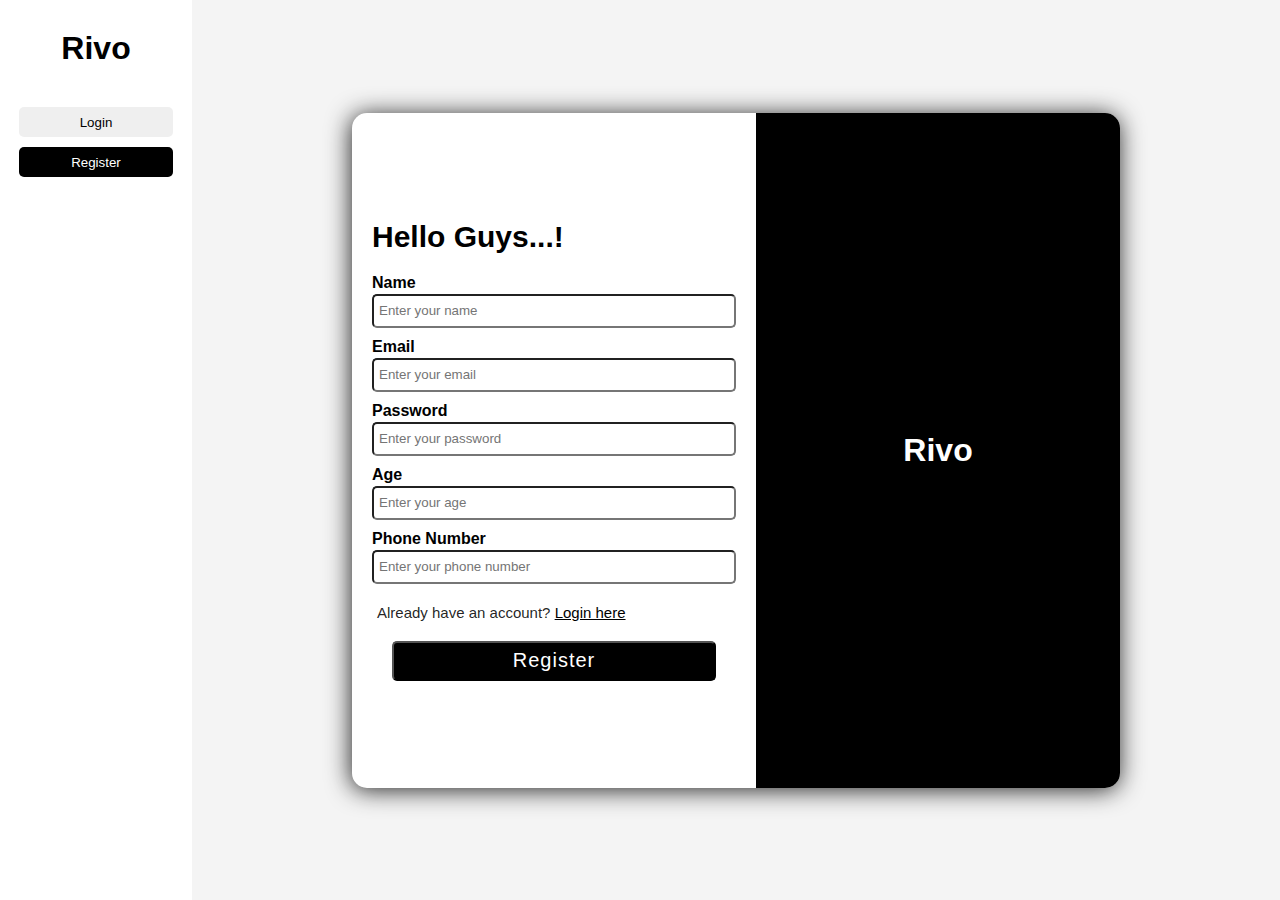
<file: index.html>
<!DOCTYPE html>
<html lang="en">
<head>
  <meta charset="UTF-8">
  <meta name="viewport" content="width=device-width, initial-scale=1.0">
  <title>Docket</title>
  <link rel="stylesheet" href="CSS/page1.css">
</head>
<body>

   
  <div class="setting">
    <h1>Rivo</h1>
    <button id="Login">Login</button>
    <button id="Register_btn" class="changeStyle">Register</button>
  </div>

  <div class="register">
    <div class="form_of_register">
      <h2>Hello Guys...!</h2>
      <label for="name">Name</label>
      <input type="text" id="name" placeholder="Enter your name">
        <h6 id="warnning_name">your name must start with character </h6>
      <label for="email">Email</label>
      <input type="email" id="email" placeholder="Enter your email">
        <h6 id="warnning_email">your email must have @gmail.com </h6>

      <label for="password">Password</label>
      <input type="password" id="password" placeholder="Enter your password">
      <label for="age">Age</label>
      <input type="number" id="age" placeholder="Enter your age">
      <label for="phone">Phone Number</label>
      <input type="text" id="phone" placeholder="Enter your phone number">
      <h6 id="warnning_phone">your phone must start with 01 and content 11 digit </h6>


      <p>Already have an account? <a href="To_Do_List_page2.html">Login here</a> </p>
      <button id="Register">Register</button>
    </div>
    <div class="logo">
      <h1>Rivo</h1>
    </div>
  </div>

  <script src="JS/page1.js"></script>
</body>
</html>
</file>
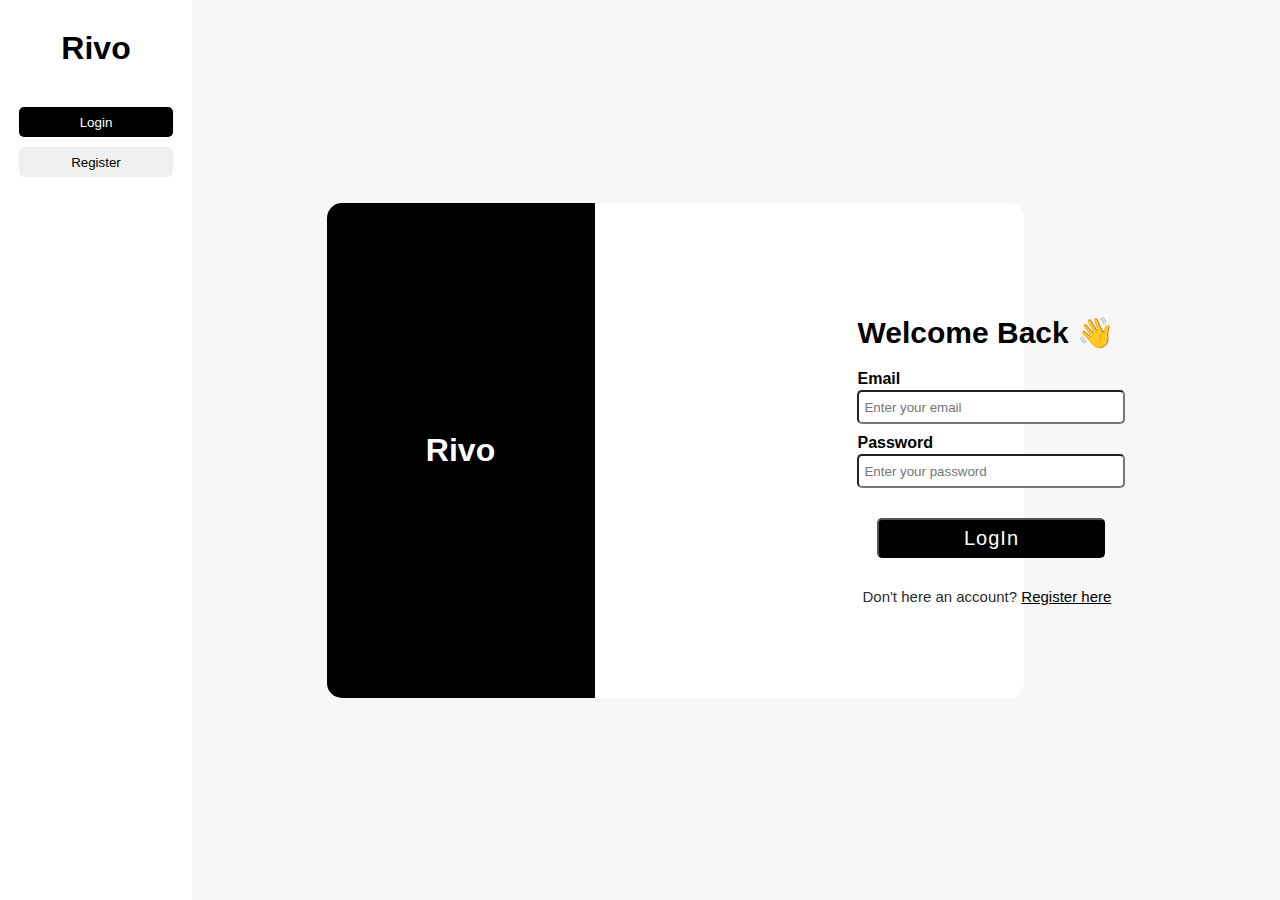
<file: To_Do_List_page2.html>
<!DOCTYPE html>
<html lang="en">
<head>
  <meta charset="UTF-8">
  <meta name="viewport" content="width=device-width, initial-scale=1.0">
  <title>Docket</title>
  <link rel="stylesheet" href="CSS/page2.css">
</head>
<body>

  <h5 class="toggle_message" id="toggle_message"><span>&#x2713;</span> Register Successfully</h5>

  <div class="setting">
    <h1>Rivo</h1>
    <button class="changeStyle" id="Login">Login</button>
    <button id="Register_btn">Register</button>
  </div>


  <div class="logIn">
    <div class="logo">
      <h1>Rivo</h1>
    </div>
    <div class="form_of_logIn">
      <h2>Welcome Back &#128075;</h2>
       
      <label for="email">Email</label>
      <input type="email" id="email" placeholder="Enter your email">
      <label for="password">Password</label>
      <input type="password" id="password" placeholder="Enter your password">
      <h6 id="warnning_inf">information not exist</h6>

      <button id="logIn_to_docket">LogIn</button>
      <p>Don't here an account? <a href="To_Do_List.html">Register here</a> </p>

    </div>
  
  </div>

  <script src="JS/gsap/gsap.min.js"></script> 
  <script src="JS/gsap/ScrollTrigger.min.js"></script>
  <script  src="JS/page2.js"></script>
  
</body>
</html>
</file>
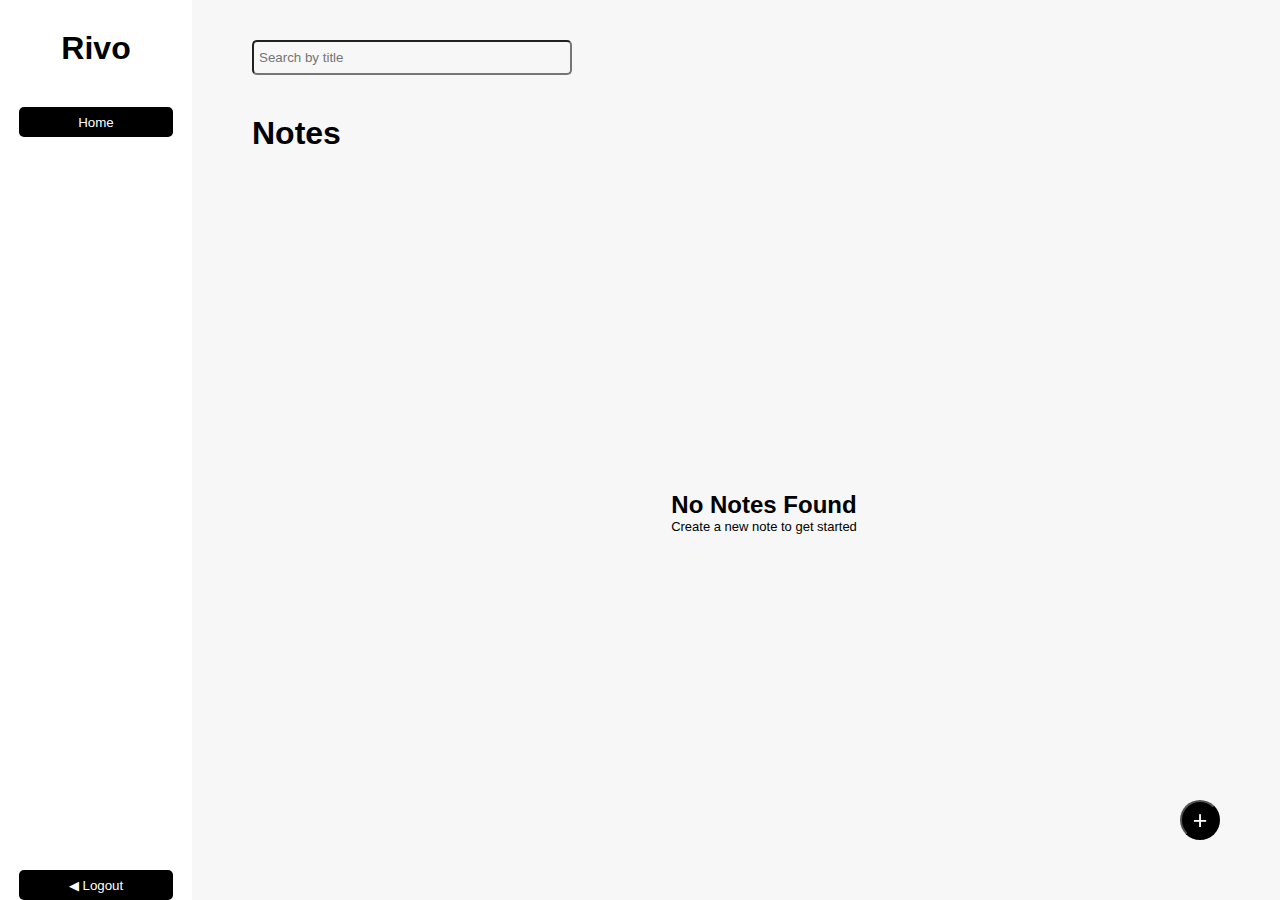
<file: To_Do_list_page3.html>
<!DOCTYPE html>
<html lang="en">

<head>
  <meta charset="UTF-8">
  <meta name="viewport" content="width=device-width, initial-scale=1.0">
  <title>Docket</title>
  <link rel="stylesheet" href="CSS/page3.css">
</head>

<body>

  <h5 class="toggle_message" id="toggle_message"><span>&#x2713;</span> Login Successfully</h5>

  <div class="setting" id="setting">
    
    <h1>Rivo</h1>
    <button>Home</button>
    <button class="logOut" id="logOut">&#x25C0; Logout</button>
  </div>
  <div class="body_of_notes">
    <input type="search" name="" placeholder="Search by title" id="search">
    <h1>Notes</h1>
    <div class="content">
      <div  class="empty_body">
        <h2>No Notes Found</h2>
        <p>Create a new note to get started</p>
      </div>
      <div class="container_of_notes" id="container_of_notes">

      </div>
      <button id="btn_add_note" class="btn_add_note">+</button>
    </div>
  </div>


  <div class="write_note" id="write_note">
    <h2>Add New Note</h2>
    <label for="Title">Title</label>
    <input type="text" id="Title" placeholder="Enter your title">
    <label for="note">Content</label>
    <textarea name="" id="note" placeholder="Write somthing"></textarea>
    <button id="add_note_btn">Add Note</button>

  </div>

  <script src="JS/page3.js"></script>
</body>

</html>
</file>
<file: CSS/page1.css>
*{
  padding: 0;
  margin: 0;
  font-family: sans-serif;
}
body{
  background-color: rgba(220, 220, 220, 0.315);
  display: flex;
}
.setting{ 
  height: 100vh;
  width: 15vw;
  flex-direction: column;
  text-align: center;
  background-color: white;
  display: flex; 
  flex-direction: column;
  gap: 10px;
}
.setting h1{
  margin: 30px 0;
}
.setting button{
  width: 80%;
  height: 30px;
  border-radius: 5px;
  border: none;
  margin:0 auto;
}
.register{
  display: flex;
  align-items: center;
  background-color: white;
  border-radius: 15px;
  margin: auto;
  width: 60vw;
  height: 75vh;
  box-shadow: -1px 2px 25px  rgba(0, 0, 0, 0.856);
}
.register .form_of_register{
  width: 50%;
  display: flex;
  flex-direction: column;
  margin: 20px;
}
.register .form_of_register h2{
  font-size: 30px;
  margin: 20px 0;
}
.register .form_of_register label{
  font-weight: bold;
  margin-bottom: 2px;
}
.register .form_of_register input{
  height: 30px; 
  border-radius: 5px;
  margin-bottom: 10px;
  padding-left: 5px;
}
.register .form_of_register p{
  margin: 10px 10px 0 5px ;
  font-size: 15px;
  color: rgba(0, 0, 0, 0.87);
}
.register .form_of_register a{
  color: black;
}
.register .form_of_register button{
  background-color: black;
  color: white;
  height:40px;
  border-radius: 5px;
  margin: 20px;
  font-size: 20px;
  letter-spacing: 1px;
}

.register .logo{
  width: 50%;
  height: 100%;
  border-radius: 0 15px 15px 0;
  background-color: black;
  color: white;
  text-align: center; 
}
.register .logo h1{ 
  height: 100%;
  display: flex;
  flex-direction: column;
  justify-content: center;
 
}

#warnning_name,#warnning_email,#warnning_phone{
  color: red;
  display: none;
}
.changeStyle{
  color: white;
  background-color:black;
}
</file>
<file: CSS/page2.css>
*{
  padding: 0;
  margin: 0;
  font-family: sans-serif;
}
body{
  background-color: rgba(220, 220, 220, 0.219);
  display: flex;
}
.setting{ 
  height: 100vh;
  width: 15vw;
  flex-direction: column;
  text-align: center;
  background-color: white;
  display: flex; 
  flex-direction: column;
  gap: 10px;
}
.setting h1{
  margin: 30px 0;
}
.setting button{
  width: 80%;
  height: 30px;
  border-radius: 5px;
  border: none;
  margin:0 auto;
}
.logIn {
  display: flex;
  align-items: center;
  background-color: white;
  border-radius: 15px;
  margin: auto;
  width: 45vw;
  height: 55vh;
 
}
.logIn  .logo{
  width: 50%;
  height: 100%;
  border-radius: 15px 0 0 15px ;
  background-color: black;
  color: white;
  text-align: center; 
  position: relative;
  right: 50%;
 
  display: none;
 
}
.logIn .logo h1{ 
  height: 100%;
  display: flex;
  flex-direction: column;
  justify-content: center;
}

.logIn .form_of_logIn{
  width: 50%;
  display: none;
  flex-direction: column;
  margin: 20px;
  position: relative;
  left:50%;
 

}

.logIn .form_of_logIn h2{
  font-size: 30px;
  margin: 20px 0;
}

.logIn .form_of_logIn label{
  font-weight: bold;
  margin-bottom: 2px;
}

.logIn .form_of_logIn input{
  height: 30px; 
  border-radius: 5px;
  margin-bottom: 10px;
  padding-left: 5px;
}

.logIn .form_of_logIn p{
  margin: 10px 10px 0 5px ;
  font-size: 15px;
  color: rgba(0, 0, 0, 0.87);
}

.logIn .form_of_logIn a{
  color: black;
}

.logIn .form_of_logIn button{
  background-color: black;
  color: white;
  height:40px;
  border-radius: 5px;
  margin: 20px;
  font-size: 20px;
  letter-spacing: 1px;
}

.form_of_logIn h6{
  color:red;
  display: none;
}

.changeStyle{
  color: white;
  background-color:black;
}

.toggle_message{
  width: 240px;
  padding: 6px 0;
  border-radius: 8px;
  background-color: white;
  text-align: center;
  margin: auto;
  position: absolute;
  left: 40%;
  top: 10px;
  font-size: 15px;
  display: none;

 }

 .toggle_message span{
   color: white;
   background-color: green;
   border-radius: 50%;
   padding: 0 2px;
 }
</file>
<file: CSS/page3.css>
* {
      padding: 0;
      margin: 0;
      font-family: sans-serif;
    }

    body {
      background-color: rgba(220, 220, 220, 0.219);
      display: flex;
    }

    .setting {
      height: 100vh;
      width: 15vw;
      flex-direction: column;
      text-align: center;
      background-color: white;
      display: flex;
      flex-direction: column;
      gap: 10px;
    }

    .setting h1 {
      margin: 30px 0;
    }

    .setting button {
      width: 80%;
      height: 30px;
      border-radius: 5px;
      border: none;
      margin: 0 auto;
      color: white;
      background-color: black;
    }

    .body_of_notes {
      height: 100vh;
      width: 80%;
      margin-left: 60px;
    }

    .body_of_notes #search {
      background-color: transparent;
      padding-left: 5px;
      height: 35px;
      width: 25vw;
      margin: 40px 0;
      border-radius: 5px;

    }

    .body_of_notes .content {
      height: 80%;
      width: 100%;

    }

     .empty_body {
      height: 100%;
      display: flex;
      flex-direction: column;
      justify-content: center;
      text-align: center;
    }

     .empty_body p {
      font-size: 13px;
    }

     .btn_add_note {
      height: 40px;
      width: 40px;
      border-radius: 50%;
      font-size: 25px;
      color: white;
      background-color: black;
      position: fixed;
      right: 60px;
      bottom: 60px;
    }

    .setting .logOut {
      margin-top: auto;

    }

    .write_note {
      background-color: white;
      min-height: 250px;
      width: 450px;
      padding: 20px;
      border-radius: 20px;
      position: fixed;
      left: 40%;
      top: 25%;
      display: none;
      flex-direction: column;
      box-shadow: 5px 5px 50px black;
 
 

    }

    .write_note h2 {
      text-align: center;
      margin: 10px 0;
    }

    .write_note input {
      height: 30px;
      border-radius: 5px;
      margin: 5px;
      padding-left: 5px;
    }

    .write_note textarea {
      min-height: 80px;
      margin: 5px;
      border-radius: 5px;
      padding: 10px;
    }

    .write_note button {
      height: 35px;
      color: white;
      background-color: black;
      font-weight: bold;
      width: 100px;
      border-radius: 5px;
      margin: 5px 0;
      margin-left: 77%;
    }

    .container_of_notes {
      margin: 10px;
      display: grid;
      grid-template-columns: repeat(auto-fit,20rem);
      gap: 20px;
    }

    .box {
      border-radius: 20px;
      padding: 10px;
      min-height: 200px;
      position: relative;
      background-color: rgb(255, 166, 0);
    }
 
    .container_of_notes .box p {
      margin-top: 5px;
    }

    .box button.option-btn {
      font-size: 20px;
      font-weight: bold;
      border-radius: 50%;
      border: none;
      color: white;
      background-color: black;
      height: 30px;
      width: 30px;
      padding-bottom: 6px;
      position: absolute;
      right: 4%;
      bottom: 5%;
      cursor: pointer;
    }
    .info_note {
      background-color: black;
      color: white;
      width: 70px;
      text-align: center;
      border-radius: 5px;
      position: absolute;
      right: 2%;
      bottom: 50px;
      display: none;
    }
    .info_note p {
      margin: 5px 0;
      cursor: pointer;
    }
    .info_note p:hover {
      transform: scale(0.89);
    }
    .toggle_message{
     width: 240px;
     padding: 6px 0;
     border-radius: 8px;
     background-color: white;
     text-align: center;
     margin: auto;
     position: absolute;
     left: 46%;
     top: 10px;
     font-size: 15px;
     display: none;
    }
    .toggle_message span{
      color: white;
      background-color: green;
      border-radius: 50%;
      padding: 0 2px;
    }
      

     .backChange{
      background-color: rgba(190, 184, 184, 0.253);
      backdrop-filter: blur(40px);
   
    }
    .hidediplay{
    background: transparent;
    }
</file>
